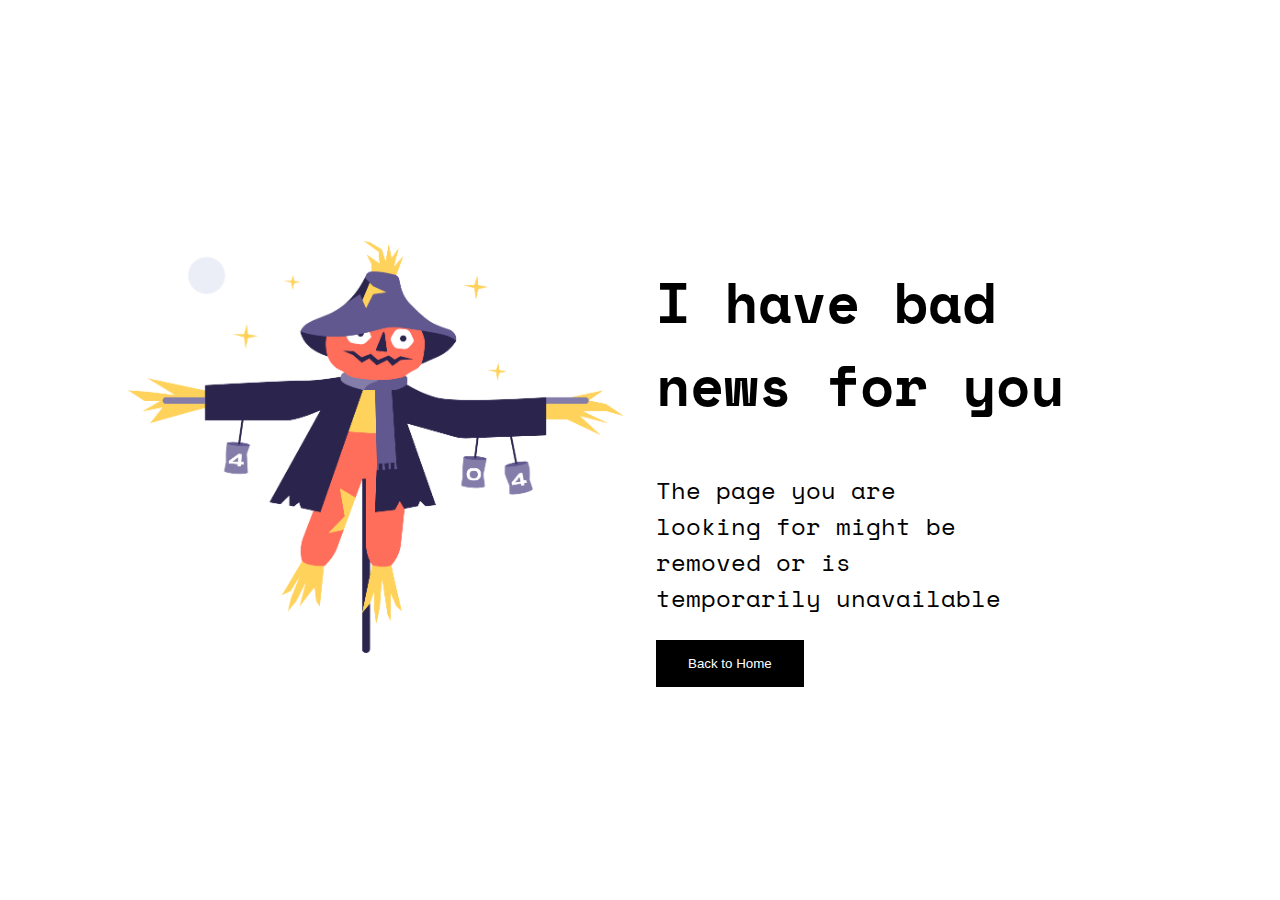
<file: Error-404/index.html>
<!DOCTYPE html>
<html lang="en">
<head>
  <meta charset="UTF-8">
  <meta name="viewport" content="width=device-width, initial-scale=1.0">
  <title>Page Error 404</title>
  <link rel="stylesheet" href="style.css">
  <link rel="preconnect" href="https://fonts.googleapis.com">
  <link rel="preconnect" href="https://fonts.gstatic.com" crossorigin>
  <link href="https://fonts.googleapis.com/css2?family=Space+Mono&display=swap" rel="stylesheet">
</head>
<body>
  <header class="header-principal">
    <!-- <h2>404 not found</h2> -->
    <section class="header-principal-container">
      <article class="content-img">
        <img src="assets/Scarecrow.png" alt="imagen de Error">
      </article>
      <article class="content-text">
        <h2>I have bad news for you</h2>
        <p>The page you are looking for might be removed or is temporarily unavailable</p>
        <button>Back to Home</button>
      </article>
    </section>
  </header>
</body>
</html>
</file>
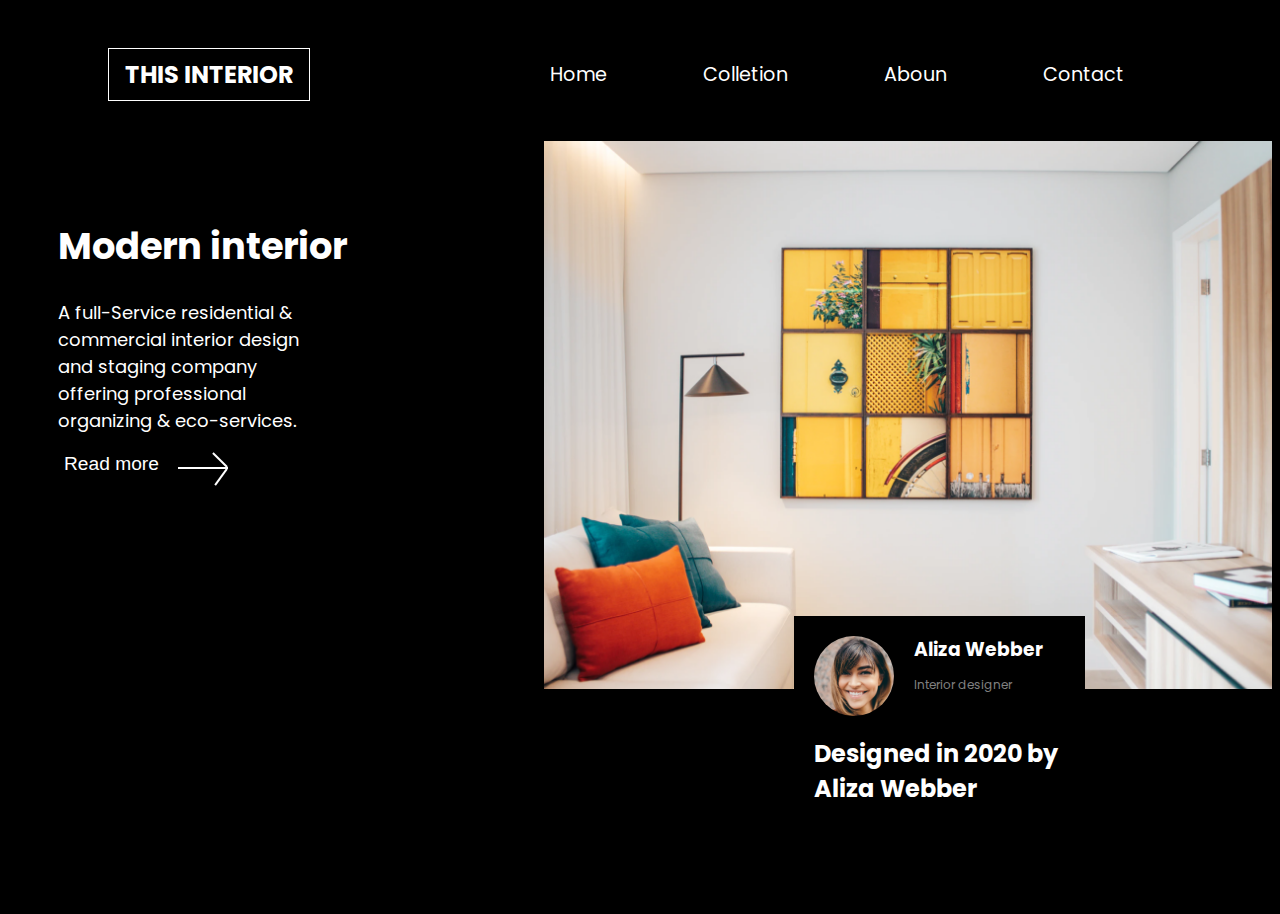
<file: interior-consultant/index.html>
<!DOCTYPE html>
<html lang="en">
  <head>

    <meta charset="utf-8" />
    <meta name="viewport" content="width=device-width, initial-scale=1, maximum-scale=5"/>
    <link rel="icon" href="devchallenges.png" />
    <link rel="shortcut icon" type="image/x-icon" href="https://devchallenges.io/"/>
    <link href="https://fonts.googleapis.com/css2?family=Poppins:wght@400;500&display=swap" rel="stylesheet"/>
    <link rel="stylesheet" href="style.css">
    <link rel="stylesheet" href="https://cdnjs.cloudflare.com/ajax/libs/font-awesome/6.4.2/css/all.min.css" integrity="sha512-z3gLpd7yknf1YoNbCzqRKc4qyor8gaKU1qmn+CShxbuBusANI9QpRohGBreCFkKxLhei6S9CQXFEbbKuqLg0DA==" crossorigin="anonymous" referrerpolicy="no-referrer" />
    <title>Devchallenges</title>
  </head>
  <body>
    <header class="header">
      <section class="logo">
        <h2>This interior</h2>
      </section>
      <section class="nav"> 
        <div class="respmenu">
          <input type="checkbox" class="oculto">
          <i class="fas fa-bars oculto"></i>
          <i class="fas fa-times oculto"></i>
        
          <nav>
            <ul>
              <li><a href="">Home</a></li>
              <li><a href="">Colletion</a></li>
              <li><a href="">Aboun</a></li>
              <li><a href="">Contact</a></li>
            </ul>
          </nav>
        </div>
      </section>
    </header>
    <main>
      <section class="main-section">
        <div class="left">
          <h1>Modern interior</h1>
          <p>A full-Service residential & commercial interior design and staging company offering professional organizing & eco-services.</p>
          <button>Read more</button>
          <div class="flecha">
            <div class="flecha-arriba">

            </div>
            <div class="flecha-abajo"></div>
          </div>
        </div>
        <div class="right">
          <img src="assets/photo1.png" alt="">
          <div class="design">
            <div class="img-desing">
              <img src="assets/photo2.png" alt="">
              <div class="text-desing">
                <h3>Aliza Webber</h3>
                <p>Interior designer</p>
              </div>
            </div>
            <h2>Designed in 2020 by Aliza Webber</h2>
            
          </div>
        </div>
      </section>

    </main>
  </body>
</html>
</file>
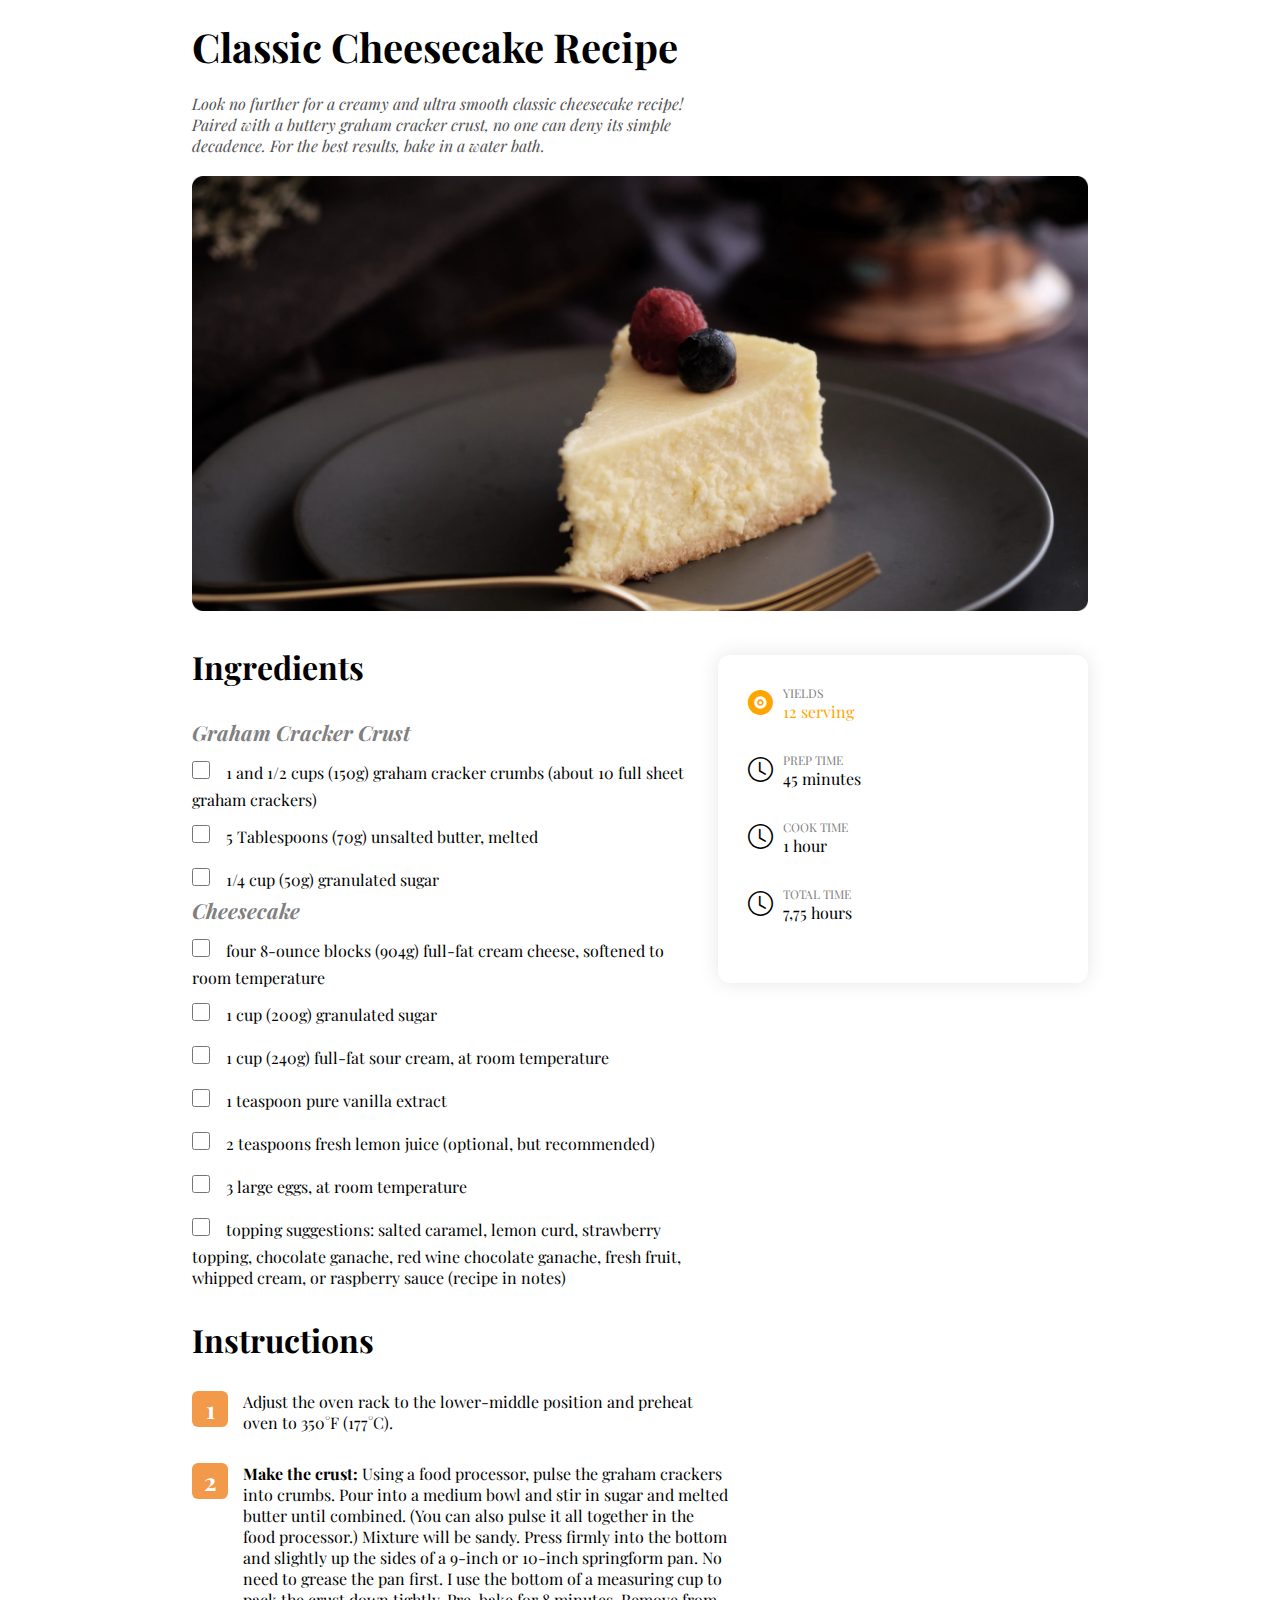
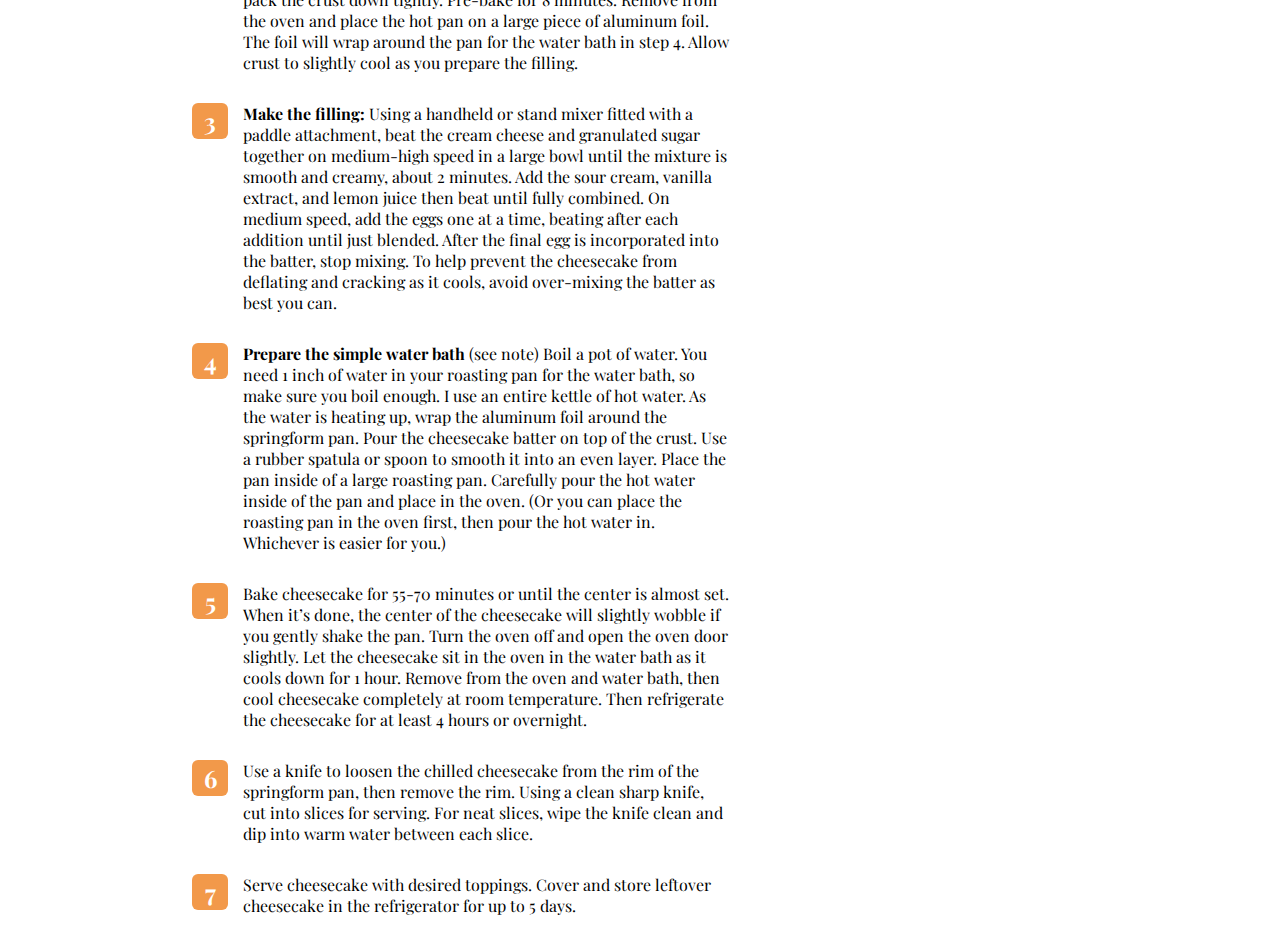
<file: recipe-page/index.html>
<!DOCTYPE html>
<html lang="es">
<head>
  <meta charset="UTF-8">
  <meta name="viewport" content="width=device-width, initial-scale=1.0">
  <title>Recipe Blog</title>
  <link rel="stylesheet" href="https://cdn.jsdelivr.net/npm/bootstrap-icons@1.10.5/font/bootstrap-icons.css">
  <link rel="preconnect" href="https://fonts.googleapis.com">
  <link rel="preconnect" href="https://fonts.gstatic.com" crossorigin>
  <link href="https://fonts.googleapis.com/css2?family=Playfair+Display:wght@400;900&display=swap" rel="stylesheet">
  <link rel="stylesheet" href="style.css">
</head>
<body>
  <main class="contenedor">
    <h1 class="titulo">Classic Cheesecake Recipe</h1>
    <p class="descripcion">Look no further for a creamy and ultra smooth classic cheesecake recipe! Paired with a buttery graham cracker crust, no one can deny its simple decadence. For the best results, bake in a water bath.</p>
    <img src="assets/photo1.png" alt="">
    <div class="contenedor-secundario">
      <div class="ingredientes">
        <h3>Ingredients</h3>
        <h4>Graham Cracker Crust</h4>
        <div class="ingrediente">
          <input type="checkbox" name="" id=""><label for="">1 and 1/2 cups (150g) graham cracker crumbs (about 10 full sheet graham crackers)</label>
        </div>
        <div class="ingrediente">
          <input type="checkbox"><label for="">5 Tablespoons (70g) unsalted butter, melted</label>
        </div>
        <div class="ingrediente">
          <input type="checkbox"><label for="">1/4 cup (50g) granulated sugar</label>
        </div>
        <h4>Cheesecake</h4>
        <div class="ingrediente">
          <input type="checkbox" name="" id=""><label for="">four 8-ounce blocks (904g) full-fat cream cheese, softened to room temperature</label>
        </div>
        <div class="ingrediente">
          <input type="checkbox"><label for="">1 cup (200g) granulated sugar</label>
        </div>
        <div class="ingrediente">
          <input type="checkbox"><label for="">1 cup (240g) full-fat sour cream, at room temperature</label>
        </div>
        <div class="ingrediente">
          <input type="checkbox" name="" id=""><label for="">1 teaspoon pure vanilla extract</label>
        </div>
        <div class="ingrediente">
          <input type="checkbox" name="" id=""><label for="">2 teaspoons fresh lemon juice (optional, but recommended)</label>
        </div>
        <div class="ingrediente">
          <input type="checkbox"><label for="">3 large eggs, at room temperature</label>
        </div>
        <div class="ingrediente">
          <input type="checkbox"><label for="">topping suggestions: salted caramel, lemon curd, strawberry topping, chocolate ganache, red wine chocolate ganache, fresh fruit, whipped cream, or raspberry sauce (recipe in notes)</label>
        </div>
        
      </div>
      <div class="left">
        <div class="yields">
            <i class="bi bi-vinyl-fill"></i>
          <div class="txt">
            <p class="txt-title">YIELDS</p>
            <p class="bg-color">12 serving</p>
          </div>
        </div>
        <div class="yields">
          <div class="img">
            <i class="bi bi-clock"></i>
          </div>
          <div class="txt">
            <p class="txt-title">PREP TIME</p>
            <p>45 minutes</p>
          </div>
        </div>
        <div class="yields">
          <div class="img">
            <i class="bi bi-clock"></i>
          </div>
          <div class="txt">
            <p class="txt-title">COOK TIME</p>
            <p>1 hour</p>
          </div>
        </div>
        <div class="yields">
          <div class="img">
            <i class="bi bi-clock"></i>
          </div>
          <div class="txt">
            <p class="txt-title">TOTAL TIME</p>
            <p>7,75 hours</p>
          </div>
        </div>
      </div>
    </div>
    
    <h3>Instructions</h3>
    <div class="container-intrucciones">
      <div class="content-intrucciones">
        <div class="numero">
          <span>1</span>
        </div>
        <div class="contenido-texto">
          <p>
            Adjust the oven rack to the lower-middle position and preheat oven to 350°F (177°C).
          </p>
        </div>
      </div> 
      <div class="content-intrucciones">
        <div class="numero">
          <span>2</span>
        </div>
        <div class="contenido-texto">
          <p>
            <strong>Make the crust:</strong> Using a food processor, pulse the graham crackers into crumbs. Pour into a medium bowl and stir in sugar and melted butter until combined. (You can also pulse it all together in the food processor.) Mixture will be sandy. Press firmly into the bottom and slightly up the sides of a 9-inch or 10-inch springform pan. No need to grease the pan first. I use the bottom of a measuring cup to pack the crust down tightly. Pre-bake for 8 minutes. Remove from the oven and place the hot pan on a large piece of aluminum foil. The foil will wrap around the pan for the water bath in step 4. Allow crust to slightly cool as you prepare the filling.
          </p>
        </div>
      </div>
      <div class="content-intrucciones">
        <div class="numero">
          <span>3</span>
        </div>
        <div class="contenido-texto">
          <p>
            <strong>Make the filling:</strong> Using a handheld or stand mixer fitted with a paddle attachment, beat the cream cheese and granulated sugar together on medium-high speed in a large bowl until the mixture is smooth and creamy, about 2 minutes. Add the sour cream, vanilla extract, and lemon juice then beat until fully combined. On medium speed, add the eggs one at a time, beating after each addition until just blended. After the final egg is incorporated into the batter, stop mixing. To help prevent the cheesecake from deflating and cracking as it cools, avoid over-mixing the batter as best you can.
          </p>
        </div>
      </div>   
      <div class="content-intrucciones">
        <div class="numero">
          <span>4</span>
        </div>
        <div class="contenido-texto">
          <p>
            <strong>Prepare the simple water bath</strong> (see note) Boil a pot of water. You need 1 inch of water in your roasting pan for the water bath, so make sure you boil enough. I use an entire kettle of hot water. As the water is heating up, wrap the aluminum foil around the springform pan. Pour the cheesecake batter on top of the crust. Use a rubber spatula or spoon to smooth it into an even layer. Place the pan inside of a large roasting pan. Carefully pour the hot water inside of the pan and place in the oven. (Or you can place the roasting pan in the oven first, then pour the hot water in. Whichever is easier for you.)
          </p>
        </div>
      </div>  
      <div class="content-intrucciones">
        <div class="numero">
          <span>5</span>
        </div>
        <div class="contenido-texto">
          <p>
            Bake cheesecake for 55-70 minutes or until the center is almost set. When it’s done, the center of the cheesecake will slightly wobble if you gently shake the pan. Turn the oven off and open the oven door slightly. Let the cheesecake sit in the oven in the water bath as it cools down for 1 hour. Remove from the oven and water bath, then cool cheesecake completely at room temperature. Then refrigerate the cheesecake for at least 4 hours or overnight.
          </p>
        </div>
      </div>   
      <div class="content-intrucciones">
        <div class="numero">
          <span>6</span>
        </div>
        <div class="contenido-texto">
          <p>
            Use a knife to loosen the chilled cheesecake from the rim of the springform pan, then remove the rim. Using a clean sharp knife, cut into slices for serving. For neat slices, wipe the knife clean and dip into warm water between each slice.
          </p>
        </div>
      </div>   
      <div class="content-intrucciones">
        <div class="numero">
          <span>7</span>
        </div>
        <div class="contenido-texto">
          <p>
            Serve cheesecake with desired toppings. Cover and store leftover cheesecake in the refrigerator for up to 5 days.
          </p>
        </div>
      </div>      
    </div>
  
  </main>
</body>
</html>
</file>
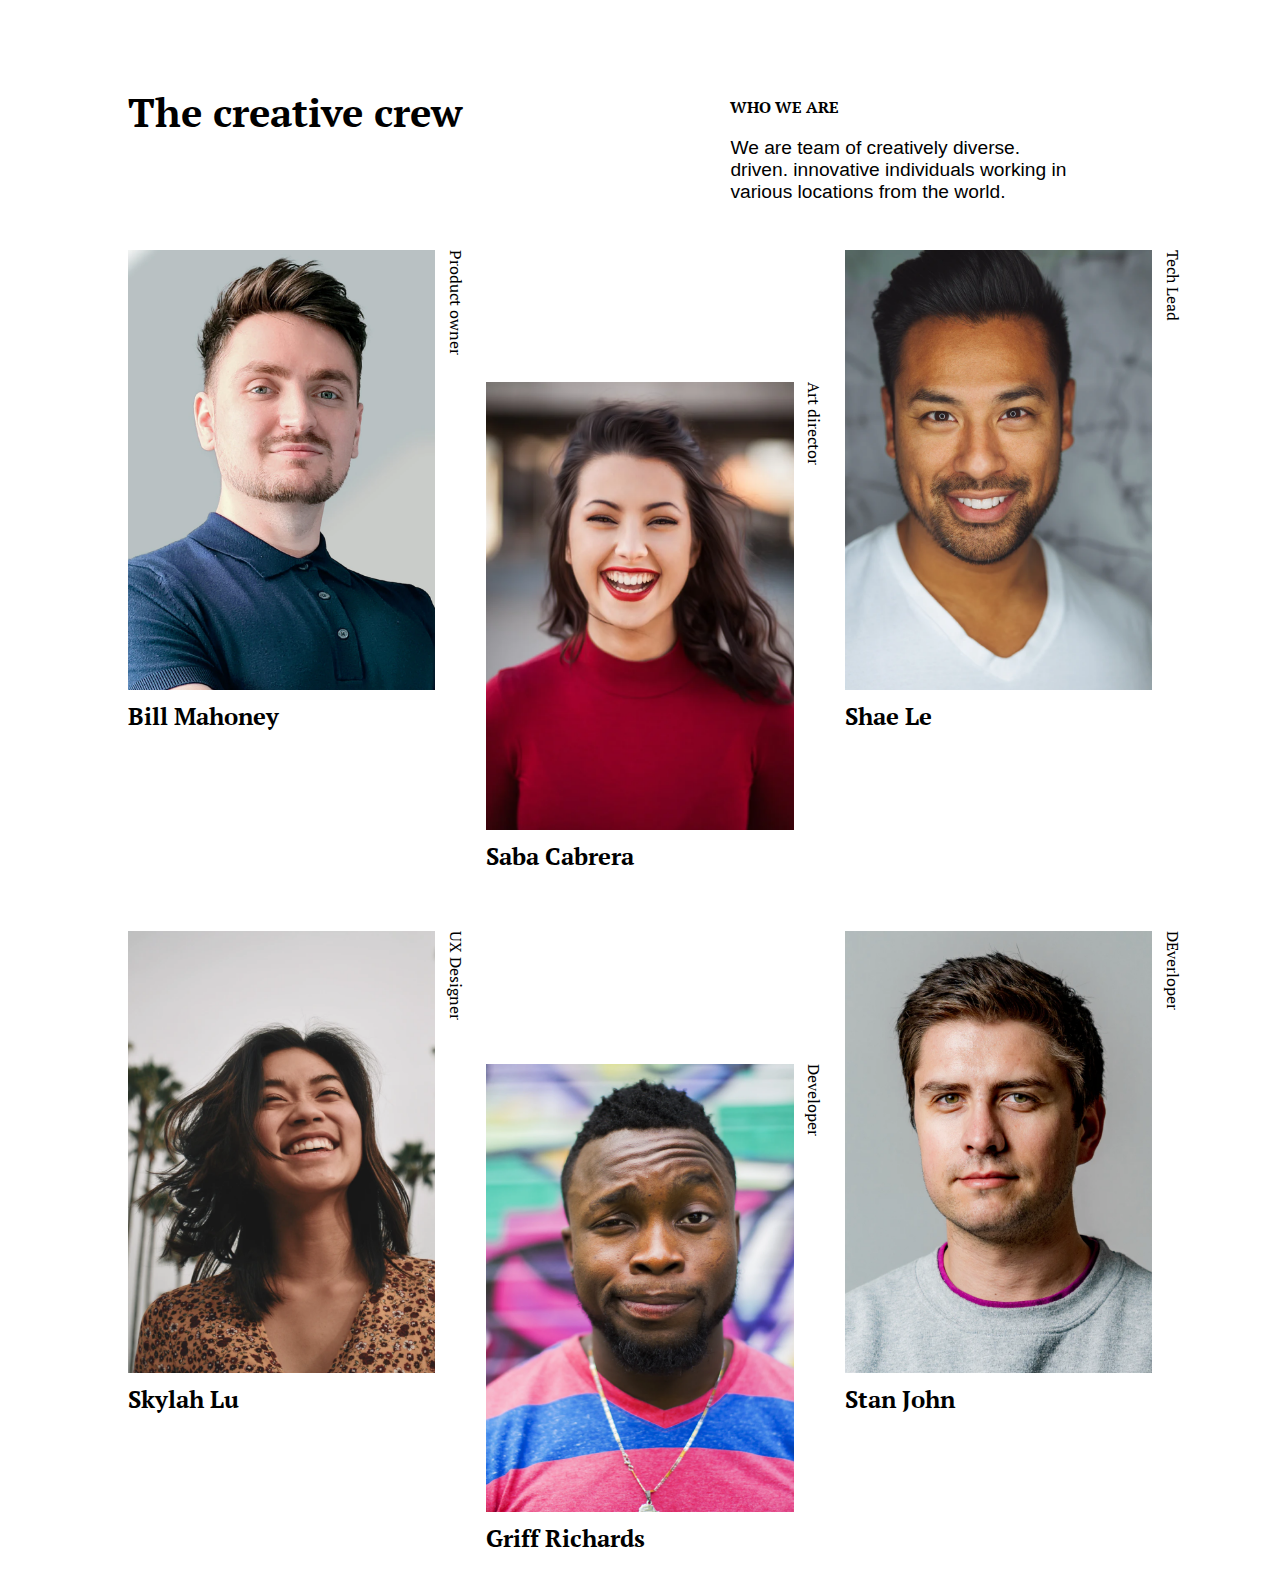
<file: team-page/index.html>
<!DOCTYPE html>
<html lang="en">
<head>
  <meta charset="UTF-8">
  <meta name="viewport" content="width=device-width, initial-scale=1.0">
  <title>Team Page</title>
  <link rel="preconnect" href="https://fonts.googleapis.com">
<link rel="preconnect" href="https://fonts.gstatic.com" crossorigin>
<link href="https://fonts.googleapis.com/css2?family=PT+Serif&display=swap" rel="stylesheet">
<link rel="stylesheet" href="style.css">
</head>
<body>
  <header class="principal">
    <section class="header-top">
      <div class="header-top-principal">
        <h2>The creative crew</h2>
      </div>
      <div class="header-top-text">
        <h3>Who we are</h3>
        <p>We are team of creatively diverse.  driven.  innovative individuals working in various locations from the world.</p>
      </div>
    </section>
    <section class="teams">
      <div class="teams-container">
        <div class="teams-content">
          <img src="assets/photo1.png" alt="">
          <h4>Bill Mahoney</h4>
          <p>Product owner</p>
        </div>
      </div>
      <div class="teams-container especial optional">
        <div class="teams-content">
          <img src="assets/photo2.png" alt="">
          <h4>Saba Cabrera</h4>
          <p>Art director</p>
        </div>
      </div>
      <div class="teams-container">
        <div class="teams-content">
          <img src="assets/photo3.png" alt="">
          <h4>Shae Le</h4>
          <p>Tech Lead</p>
        </div>
      </div>
      <div class="teams-container optional">
        <div class="teams-content">
          <img src="assets/photo4.png" alt="">
          <h4>Skylah Lu</h4>
          <p>UX Designer</p>
        </div>
      </div>
      <div class="teams-container especial">
        <div class="teams-content">
          <img src="assets/photo5.png" alt="">
          <h4>Griff Richards</h4>
          <p>Developer</p>
        </div>
      </div>
      <div class="teams-container optional">
        <div class="teams-content">
          <img src="assets/photo6.png" alt="">
          <h4>Stan John</h4>
          <p>DEverloper</p>
        </div>
      </div>
    </section>    
  </header>

</body>
</html>
</file>
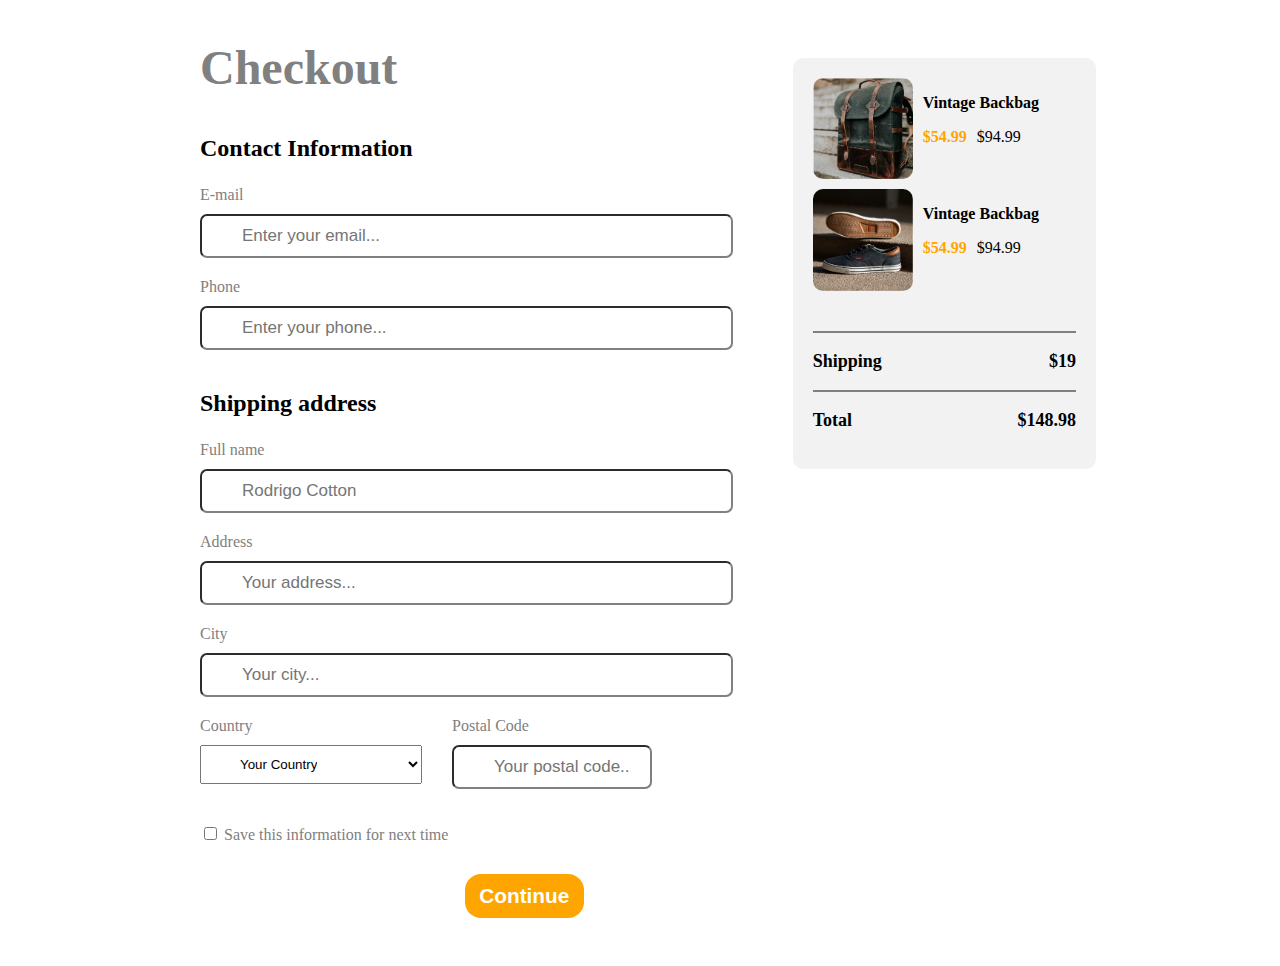
<file: checkout-page/checkout-page-master/index.html>
<!DOCTYPE html>
<html lang="en">
<head>
  <meta charset="UTF-8">
  <meta name="viewport" content="width=device-width, initial-scale=1.0">
  <link rel="stylesheet" href="https://cdnjs.cloudflare.com/ajax/libs/font-awesome/6.4.2/css/all.min.css" integrity="sha512-z3gLpd7yknf1YoNbCzqRKc4qyor8gaKU1qmn+CShxbuBusANI9QpRohGBreCFkKxLhei6S9CQXFEbbKuqLg0DA==" crossorigin="anonymous" referrerpolicy="no-referrer" />
  <link rel="stylesheet" href="style.css">
  <title>Checkout Page</title>
</head>
<body>
  <main class="contenedor-principal">
    <header class="titulo-principal">
      <h1>Checkout</h1>
      <article class="informacacion-contacto">
        <h3>Contact Information</h3>
        <div class="input-wrapper">
          <label for="">E-mail</label>
          <input type="email" name="" id="" placeholder="Enter your email...">
          <i class="fa-solid fa-envelope"></i>
        </div>
        <div class="input-wrapper">
          <label for="">Phone</label>
          <input type="tel" name="" id="" placeholder="Enter your phone...">
          <i class="fa-solid fa-phone"></i>
        </div>
        <h3>Shipping address</h3>
        <div class="input-wrapper">
          <label for="">Full name</label>
          <input type="tel" name="" id="" placeholder="Rodrigo Cotton">
          <i class="fa-solid fa-circle-user"></i>
        </div>
        <div class="input-wrapper">
          <label for="">Address</label>
          <input type="text" name="" id="" placeholder="Your address...">
          <i class="fa-solid fa-house"></i>
        </div>
        <div class="input-wrapper">
          <label for="">City</label>
          <input type="text" name="" id="" placeholder="Your city...">
          <i class="fa-solid fa-city"></i>
        </div>
        <div class="flex">
          <div class="input-wrapper">
            <label for="">Country</label>
            <select name="" id="" class="input-wrapper">
              <option value="" selected="selected" disabled=" disabled">Your Country</option>
              <option value="">Perú</option>
              <option value="">Venezuela</option>
              <option value="">Mexico</option>
              <option value="">Brasil</option>
              <option value="">Uruguay</option>
            </select>
            <i class="fa-solid fa-earth-americas"></i>
          </div>
          <div class="input-wrapper">
            <label for="">Postal Code</label>
            <input type="text" name="" id="" placeholder="Your postal code...">
            <i class="fa-brands fa-usps"></i>
          </div>
        </div>
        <input type="checkbox"> Save this information for next time
        <button>Continue</button>
      </article>
      
    </header>
    <section class="contenedor-card">
      <div class="img">
        <div class="img-1">
          <img src="photo1.png" alt="">
          <div class="descripcion">
            <p>Vintage Backbag</p>
            <div class="descuento">
              <span class="actual">$54.99</span>
              <span>$94.99</span>
            </div>
            <div class="agregar">
            </div>
          </div>
        </div>
        <div class="img-1">
          <img src="photo2.png" alt="">
          <div class="descripcion">
            <p>Vintage Backbag</p>
            <div class="descuento">
              <span class="actual">$54.99</span>
              <span>$94.99</span>
            </div>
            <div class="agregar">

            </div>
          </div>
        </div>
      </div>
      <div class="total">
        <div class="total-precio lineas">
          <p>Shipping</p>
          <span>$19</span>
        </div>
        <div class="total-precio">
          <p>Total</p>
          <span>$148.98</span>
        </div>
      </div>
    </section>
  </main>
</body>
</html>
</file>
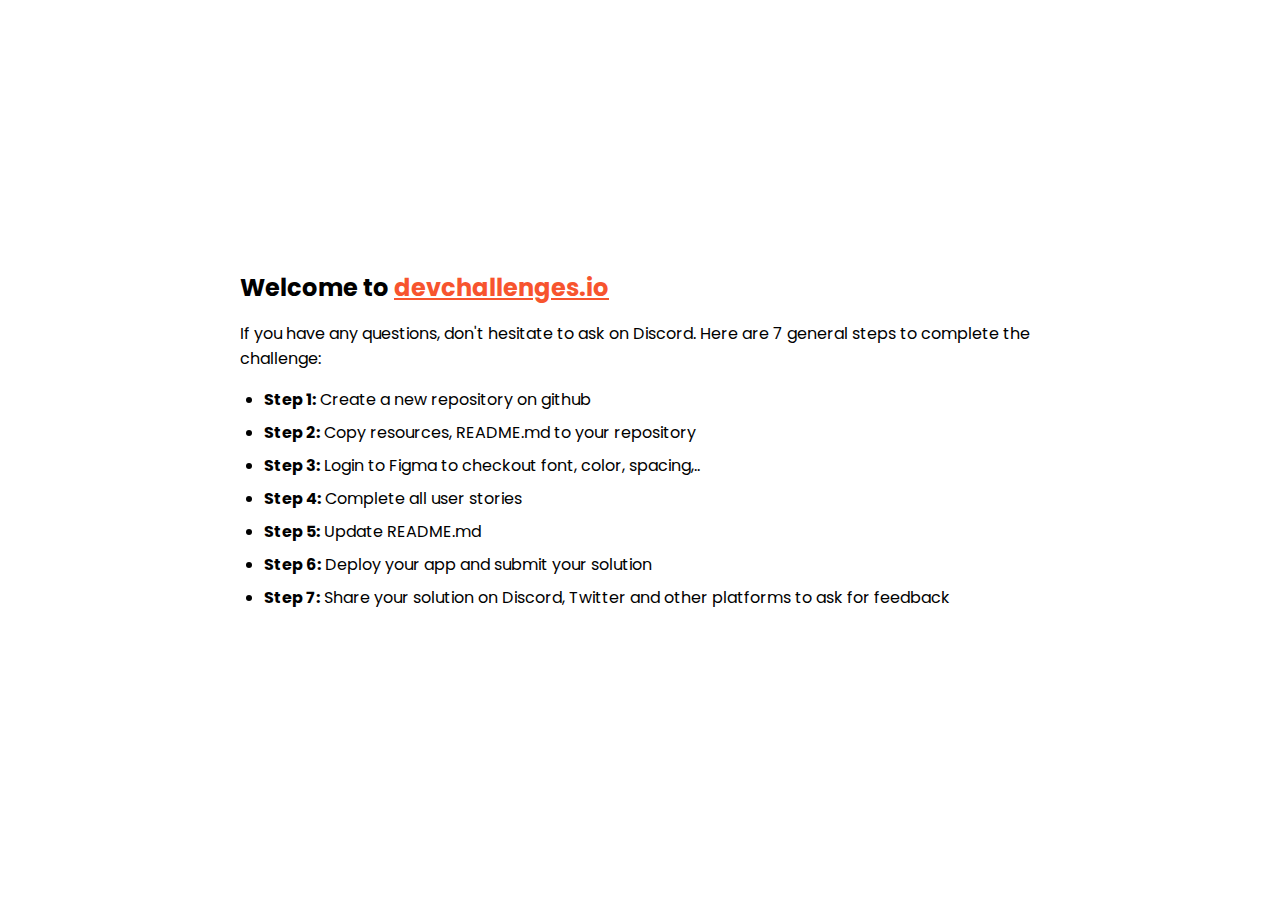
<file: interior-consultant/interior-consultant-master/index.html>
<!DOCTYPE html>
<html lang="en">
  <head>
    <meta charset="utf-8" />
    <meta
      name="viewport"
      content="width=device-width, initial-scale=1,
  maximum-scale=5"
    />

    <link rel="icon" href="devchallenges.png" />

    <link
      rel="shortcut icon"
      type="image/x-icon"
      href="https://devchallenges.io/"
    />

    <link
      href="https://fonts.googleapis.com/css2?family=Poppins:wght@400;500&display=swap"
      rel="stylesheet"
    />

    <title>Devchallenges</title>

    <style>
      body {
        font-family: "Poppins", sans-serif;
      }

      ul {
        padding-left: 24px;
      }

      li {
        margin-bottom: 8px;
      }

      .welcome {
        max-width: 800px;
        margin: 0 auto;
      }

      .welcome-text {
        margin-top: 30vh;
        font-weight: 500;
      }

      .welcome-text p {
        font-size: 1rem;
        font-weight: 400;
      }

      .welcome-text h1 {
        font-size: 1.5rem;
      }

      .welcome-text a {
        color: #f7542e;
      }
    </style>
  </head>
  <body>
    <div class="welcome">
      <div class="welcome-text">
        <h1>
          Welcome to
          <a href="https://devchallenges.io/" target="_blank"
            >devchallenges.io</a
          >
        </h1>

        <p>
          If you have any questions, don't hesitate to ask on Discord. Here are
          7 general steps to complete the challenge:
        </p>
      </div>

      <ul>
        <li><b>Step 1:</b> Create a new repository on github</li>
        <li><b>Step 2:</b> Copy resources, README.md to your repository</li>
        <li>
          <b>Step 3:</b> Login to Figma to checkout font, color, spacing,..
        </li>
        <li><b>Step 4:</b> Complete all user stories</li>
        <li><b>Step 5:</b> Update README.md</li>
        <li><b>Step 6:</b> Deploy your app and submit your solution</li>
        <li>
          <b>Step 7:</b> Share your solution on Discord, Twitter and other
          platforms to ask for feedback
        </li>
      </ul>
    </div>
  </body>
</html>
</file>
<file: Error-404/style.css>
html{
  box-sizing: border-box;
  font-size: 16px;
}


body{
  margin: 0;
  padding: 0;
  font-family: 'Space Mono', monospace;
}

*,
*::before, 
*::after {
  box-sizing: inherit;
}

.header-principal{
  width: 100%;
  height: 100vh;

}


.header-principal .header-principal-container{
  display: flex;
  justify-content: center;
  align-items: center;
  margin-left: auto;
  margin-right: auto;
  width: 80%;
  height: 100vh;
  gap: 2rem;
}

.header-principal .header-principal-container .content-img{
  max-width: 50%;
  width: 50%;
}


.header-principal .header-principal-container .content-img img{
  /* max-width: 100%; */
  width: 100%;
}


.header-principal .header-principal-container .content-text{
  /* max-width: 50%; */
  width: 50%;
}

.header-principal .header-principal-container .content-text h2{
  font-size: 3.5rem;
}

.header-principal .header-principal-container .content-text p{
  font-size: 1.5rem;
  width: 70%;
}

.header-principal .header-principal-container .content-text button{
  padding: 1rem 2rem;
  background-color: black;
  color: white;
  border: none;
  font-size: 1
}

.header-principal .header-principal-container .content-text button:hover{
  cursor: pointer;
  opacity: .7;
}


@media only screen and (max-width: 800px) {

  .header-principal .header-principal-container .content-text h2{
    font-size: 2.5rem;
  }

  .header-principal .header-principal-container .content-text p{
    font-size: 1rem;
    width: 100%;
  }
}


@media only screen and (max-width: 500px) {

  .header-principal .header-principal-container{
    flex-direction: column;
    justify-content: center;
    align-items: center;
    width: 100%;
    height: 100vh;
    text-align: start;
  }

  .header-principal .header-principal-container .content-text h2{
    font-size: 1.5rem;
    width: 100%;
  }

  .header-principal .header-principal-container .content-text p{
    font-size: 1rem;
    width: 100%;
  }
  
}
</file>
<file: interior-consultant/style.css>
html{
  box-sizing: border-box;
}

*,
*::after,
*::before{
  box-sizing: inherit;
}



body {
  font-family: "Poppins", sans-serif;
  background-color: black;
  color: white;
}


.oculto{
  display: none;
}

.fas{
  opacity: 0;
}
.header{
  text-align: center;
  padding: 20px;
  display: flex;
  justify-content: space-between;
  align-items: center;
  /* flex-wrap: wrap; */
}

.header .logo{
  margin-left: 5rem;
  
}

.header .logo h2{
  border: 1px solid white;
  text-transform: uppercase;
  padding: 0.5rem 1rem;
}

.header .nav{
  margin-right: 5rem;
}

.header .nav nav{
  margin-left: -100px;
}

.header .nav nav ul{
  list-style: none;
  display: flex;
  flex-wrap: wrap;

}

.header .nav nav ul li{
  margin: 0 3rem;
  
}

.header .nav nav ul li a{
  color: white;
  text-decoration: none;
  font-size: 1.2rem;
  
}


.header .nav nav ul li a:hover{
  opacity: 0.7;
  cursor: pointer;
  border-bottom: 3px solid white;
  
}

.main-section{
  display: flex;
  justify-content: center;
  align-items: center;
}

.left{
  width: 40%;
  height: auto;
  margin-left: 50px;
  margin-top: -400px;
}

.left h1{
  font-size: 2.3rem;
}

.left p{
  font-family:'Poppins', sans-serif ;
  font-weight: normal;
  font-size: 18px;
  width: 50%;
}

.left button{
  border: none;
  background-color: black;
  color: white;
  font-family: sans-serif;
  font-size: 1.2rem;
  position: absolute;
  cursor: pointer;
  
}

.left button:hover{
  color: gray;
}

.flecha{
  width: 50px;
  height: 2px;
  background-color: white;
  position: relative;
  top: 15px;
  left: 120px;
}

.flecha-arriba{
  width: 20px;
  height: 2px;
  background-color: white;
  position: relative;
  top: -7.5px;
  left: 32px;
  transform: rotate(45deg);
}

.flecha-abajo{
  width: 20px;
  height: 2px;
  background-color: white;
  position: relative;
  top: 7px;
  left: 33px;
  transform: rotate(-54deg);
}

.right{
  width: 60%;
  height: auto;

}

.right img{
  width: 100%;
  height:auto ;

}

.design{
  display: flex;
  justify-content: start;
  align-items: start;
  width: 40%;
  background-color: black;
  position: relative;
  top: -80px;
  left: 250px;
  flex-direction: column;
}

.img-desing{
  display: flex;
  justify-content: start;
  align-items: start;
  flex-direction:row;
  gap: 20px;
  margin-left: 20px;
}

.img-desing img{
  width: 80px;
  border-radius: 50%;
  margin-top: 20px;
}

.text-desing h3{
  margin-bottom: 0px;
}
.text-desing p{
  font-size: 12px;
  color: gray;
}

.right h2{
  margin-left: 20px;
}

@media only screen and (width < 600px) {

  .oculto{
    display: flex;
  }
  
  .fas{
    opacity: 1;
  }
.respmenu a {
  color: inherit;
  text-decoration: none;
  display: block;
  border-bottom: 2px solid black;
  background: black;
  font-variant: small-caps;
  text-shadow: 1px 1px black;
}

.respmenu input[type="checkbox"], .respmenu .fa-bars, .respmenu .fa-times {
  position: absolute;
  box-sizing: border-box;
  margin: 0;
  padding: 0;
  right: 0;
  top: 0;
  width: 48px;
  height: 48px;
}

.respmenu .fa-bars, .respmenu .fa-times {
  font-size: 48px;
  pointer-events: none;
}

.respmenu input[type="checkbox"] {
  opacity: 0;
}

.respmenu {
  color: white;
  position: relative;
  background: black;
  min-height: 48px;
}

.respmenu nav {
  display: none;
}

.respmenu input:checked ~ nav {
  display: block;
}

.respmenu input:checked ~ .fa-bars {
  display: none;
}

.respmenu input:not(:checked) ~ .fa-times {
  display: none;
}
  .header{
    display: flex;
    flex-direction: row;
    justify-content: space-between;
  }

  .logo{
    width: 100%;
    font-size: 10px;
  }

  .nav{
    margin-left: 100px;
    display: flex;
    
  }

  .main-section{
    margin-top:400px;
    width: 100%;
    flex-direction: column;
    justify-content: center;
    align-items: center;
  }

  .left{
    /* font-size: 10px; */
    width: 100%;

  }

  .left h1{
    width: 100%;
    font-size: 20px;
  }

  .left p{
    width: 90%;
    font-size: 12px;
    text-align: center;
  }

  .left button{
    margin-bottom: 30px;
    font-size: 16px;
    text-align: center;
    margin-top: 10px;
    margin-left: 100px;
    margin-bottom: 30px;
  }

  .flecha{
    visibility: hidden;
  }

  .right{
    width: 90%;
  }
  .right img{
    margin-top: 60px;
    width: 100%;
  }

  .design{
    width: 70%;
    /* margin-left: -400px; */
    margin-left: -200px;
  }

  .design .img-desing{
    width: 100%;

  }

  .design .img-desing img{
    width: 40px;
    margin-top: 20px;
  }

  .design .img-desing .text-desing{
    font-size: 10px;
  }

  .design h2{
    font-size: 16px;
  }
}
</file>
<file: recipe-page/style.css>
*{
  margin: 0;
  padding: 0;
  box-sizing: border-box;
  
}

body{
  font-family: 'Playfair Display', serif;
  font-size: 16px;

}

.contenedor{
  width: 70vw;
  background-color: white;
  margin-left: auto;
  margin-right: auto;
}

.titulo{
  font-size: 40px;
  padding-top: 20px;
  padding-bottom: 20px;

}

.descripcion{
  width: 60%;
  color: #4F4F4F;
  font-style: italic;
  font-weight: 400;
  margin-bottom: 20px;
}

img{
  width: 100%;
  height: auto;
}

.contenedor-secundario{
  display: flex;
  justify-content: space-evenly;
  align-items: start;
  width: 100%;
}

h3{
  font-size: 2rem;
  margin-top: 30px;
  margin-bottom: 30px;
}
h4{
  font-size: 1rem;
  font-style: italic;
  color: grey;
  font-size: 1.3rem;
}

.ingrediente{
  
}

input{
  width: 18px;
  height: 18px;
  margin: 15px 0 10px 0;
}

label{
  margin-left: 1rem;
}

.left{
  background-color: white;
  width: 100%;
  box-shadow: 0px 0px 20px 0px rgba(0, 0, 0, 0.10); 
  border-radius: 12px;
  margin-left: 30px;
  margin-top: 40px;
  padding: 30px;
}

.left .yields{
  display: flex;
  justify-content: start;
}

.bi-vinyl-fill{
  color: orange;
}
.bi-vinyl-fill,
.bi-clock{
  font-size: 25px;
}

.txt{
  margin-left: 10px;
  margin-bottom: 30px;
}
.txt .txt-title{
  font-size: 12px;
  color: gray;
}


.txt .bg-color{
  color: orange;
}

.container-intrucciones{
  width: 60%;
  height: auto;
}

.content-intrucciones{
  display: flex;
  justify-content: start;
  align-items: start;
}

.numero{
  width: 36px;
  height: 36px;
  flex-shrink: 0;
  border-radius: 6px;
  background: var(--Orange, #F2994A);
  display: flex;
  justify-content: center;
  align-items: center;
}


.numero span{
  color: #FFF;
  font-family: Playfair Display;
  font-size: 24px;
  font-style: normal;
  font-weight: 700;
  line-height: normal;
  
}

.contenido-texto{
  margin-left: 15px;
  margin-bottom: 30px;
}

@media only screen and (max-width: 375px) {
  .contenedor{
    width: 90vw;
    
  }
  .titulo{
    width: 100%;
    font-size: 1.4rem;
  }
  .descripcion{
    width: 95%;
    font-size: .7rem;
    margin-left: 1rem;
    box-sizing: border-box;
  }
  .contenedor-secundario{
    flex-direction: column-reverse;
    width: 100%;
    align-items: start;
    flex-wrap: wrap;
  }

  .left{
  background-color: white;
  width: 100%;
  margin-left: 0;
  margin-top: 40px;
  padding: 30px;
  display: flex;
  flex-wrap: wrap;
  gap: 5px;
  }

  .left .yields{
    display: flex;
    justify-content: start;
    flex-direction: row
  }
  h3{
    font-size: 1.5rem;
  }

  h4{
    font-size:1rem ;
  }

  input{
    width: 13px;
    height: 13px;
    margin: 10px 0 0px 0;
    margin-top: 20px;
  }
  
  label{
    margin-left: .5rem;
    font-size: .8rem;
  }

  .container-intrucciones{
    width: 100%;
    height: auto;
    
  }

  .numero{
    width: 30px;
    height: 30px;
    flex-shrink: 0;
    border-radius: 4px;
  }

  .numero span{
    font-size: 16px;
    
  }
}
</file>
<file: team-page/style.css>
html{
  box-sizing: border-box;
}


body{
  margin: 0;
  padding: 0;
  font-family: 'PT Serif', serif;
}
*,
*::after,
*::before{
  box-sizing: inherit;
}

.principal{
  width: 80%;
  /* height: 100vh; */
  margin-right: auto;
  margin-left: auto;
}

.principal .header-top {
  display: flex;
  gap: 2rem;
  justify-content: space-between;
  align-items: center;
  margin-left: auto;
  margin-right: auto;


}
.principal .header-top .header-top-principal{
  width: 50%;
  margin-left: auto;
  margin-right: auto;


}

.principal .header-top .header-top-principal h2{
  font-size: 2.5rem;

}

.principal .header-top .header-top-text{
  width: 50%;
  margin-top: 5rem;
  
}

.principal .header-top .header-top-text h3{
  width: 70%;
  font-size: 1rem;
  text-transform: uppercase;
  text-align: start;
  margin-left: auto;
  margin-right: auto;
  
}


.principal .header-top .header-top-text p{
  font-size: 1rem;
  width: 70%;
  margin-right: auto;
  margin-left: auto;
  text-align: start;
  font-family: sans-serif;
  font-size: 1.2rem;
  
}


.teams{
  width: 100%;
  height:auto ;
  margin-left: auto;
  margin-right: auto;
  margin-top: 0;
  display: flex;
  flex-wrap: wrap;
  justify-content: space-between;
  align-items: center;
  
}

.teams .teams-container{
  margin-top: -7rem;
  width: 30%;
}

.teams .teams-container:hover{
  /* background-color: black; */
  cursor: pointer;
  opacity: .7;
  color: rgb(110, 15, 15);
}

.teams .teams-container .teams-content{
  position: relative;
}

.teams .teams-container .teams-content img{
  width: 100%;
}

.teams .especial{
  margin-top: 10rem;
}

.teams .teams-container .teams-content h4{
  font-size: 1.5rem;
  margin-top: .3rem;
}

.teams .teams-container .teams-content p{
  writing-mode: vertical-lr;
  position: absolute;
  top: 0;
  left: 98%;

}

@media only screen and (max-width: 650px) {
  .teams .teams-container{
    margin-top: 0rem;
    width: 40%;
  }

  .principal .header-top .header-top-text p{
    font-size: 1rem;
    width: 100%;
    
  }

  .principal .header-top .header-top-text h3{
    width: 100%;
    font-size: 1rem;
    margin-top: -5rem;
    
  }

  .teams .teams-container{
    margin-bottom: 0;
  }

  .teams .teams-container .teams-content{
    margin-top: 0;
    margin-bottom: 0;
  }

  .teams .optional{
    margin-top: 7rem;
  
  
}
</file>
<file: checkout-page/checkout-page-master/style.css>
html{
  box-sizing: border-box;
}
*,
*::after,
*::before {
  box-sizing: inherit;
}

body{
  width: 100%;
  color: gray;
  font-size: 16px;
}

.contenedor-principal{
  width: 70%;
  margin-left: auto;
  margin-right: auto;
  display: flex;
  justify-content: space-between;
  align-items: start;

}
.titulo-principal{
  margin-bottom: 40px;
  width: 80%;
}

.titulo-principal h1{
  font-size: 3rem;
  margin-bottom: 20px;
}
.informacacion-contacto{
  width: 100%;
  
}

.informacacion-contacto h3{
  font-size: 1.5rem;
  /* margin-bottom: px; */
  margin-top: 40px;
}

.input-wrapper{
  position: relative;
  width: 100%;
  display: flex;
  flex-direction: column;
  margin-bottom: 20px;
  /* background-color: red; */
}

.input-wrapper label{
  margin-bottom: 10px;
}

.input-wrapper input{
  width: 90%;
  height: 20px;
  padding: 20px 20px 20px 40px;
  border-color: gray;
  border-radius: 7px;
  font-size: 17px;
}

h3{
  color: black;
}
i{
  color: gray;
  position: absolute;
  width: 100px;
  height: auto;
  left: 10px;
  top: 70%; 
  transform: translateY(-50%);
}

.flex{
  width: 80%;
  display: flex;
  gap: 30px;
  justify-content: center;
  
}

select{
  width: 50%;
  padding: 10px 10px 10px 35px;
  
}

.flex i{
  margin-top: -12px;
}

button{
  display: block;
  width: 20%;
  padding: 10px;
  background-color: orange;
  border: none;
  border-radius: 16px;
  color: white;
  font-size: 1.3rem;
  font-weight: bold;
  margin-top: 30px;
  margin-left: 265px;
}

.contenedor-card{
  background-color: #f2f2f2;
  margin-top: 50px;
  color: black;
  display: flex;
  flex-direction: column;
  border-radius: 10px;
  padding: 20px;
  width: 40%;
  
}

.contenedor-card .img{
  display: flex;
  flex-direction: column;
  gap: 10px;

}

.img-1{
  display: flex;
  flex-direction: row;
  justify-content: center;
  align-items: start;
  gap: 10px;
}

img{
  width: 100px;
  height: auto;
  border-radius: 10px;
}

.descripcion{
  display: flex;
  flex-direction: column;
  width: 100%;
}

.descripcion p{
  font-size: 16px;
  width: 100%;
  font-weight: bold;
}

.descuento{
  display: flex;
  gap: 10px;
}

.actual{
  color: orange;
  font-weight: bold;
  font-size: 16px;
}

.total{
  margin-top: 40px;
}

.total-precio{
  display: flex;
  justify-content: space-between;
  align-items: center;
  font-size: 18px;
  font-weight: bold;
  margin-bottom: 0;
  margin-top: 0;
  
}

.lineas{
  border-top: 2px solid gray;
  border-bottom: 2px solid gray;
}

@media only screen and (width < 573px) {
  .contenedor-principal{
    flex-direction: column-reverse;
  }

  .titulo-principal{
    width: 100%;
  }

  .contenedor-card{
    width: 100%;
  }

  button{
    width: 100%;
    margin-left: 0;
  }
}
</file>
